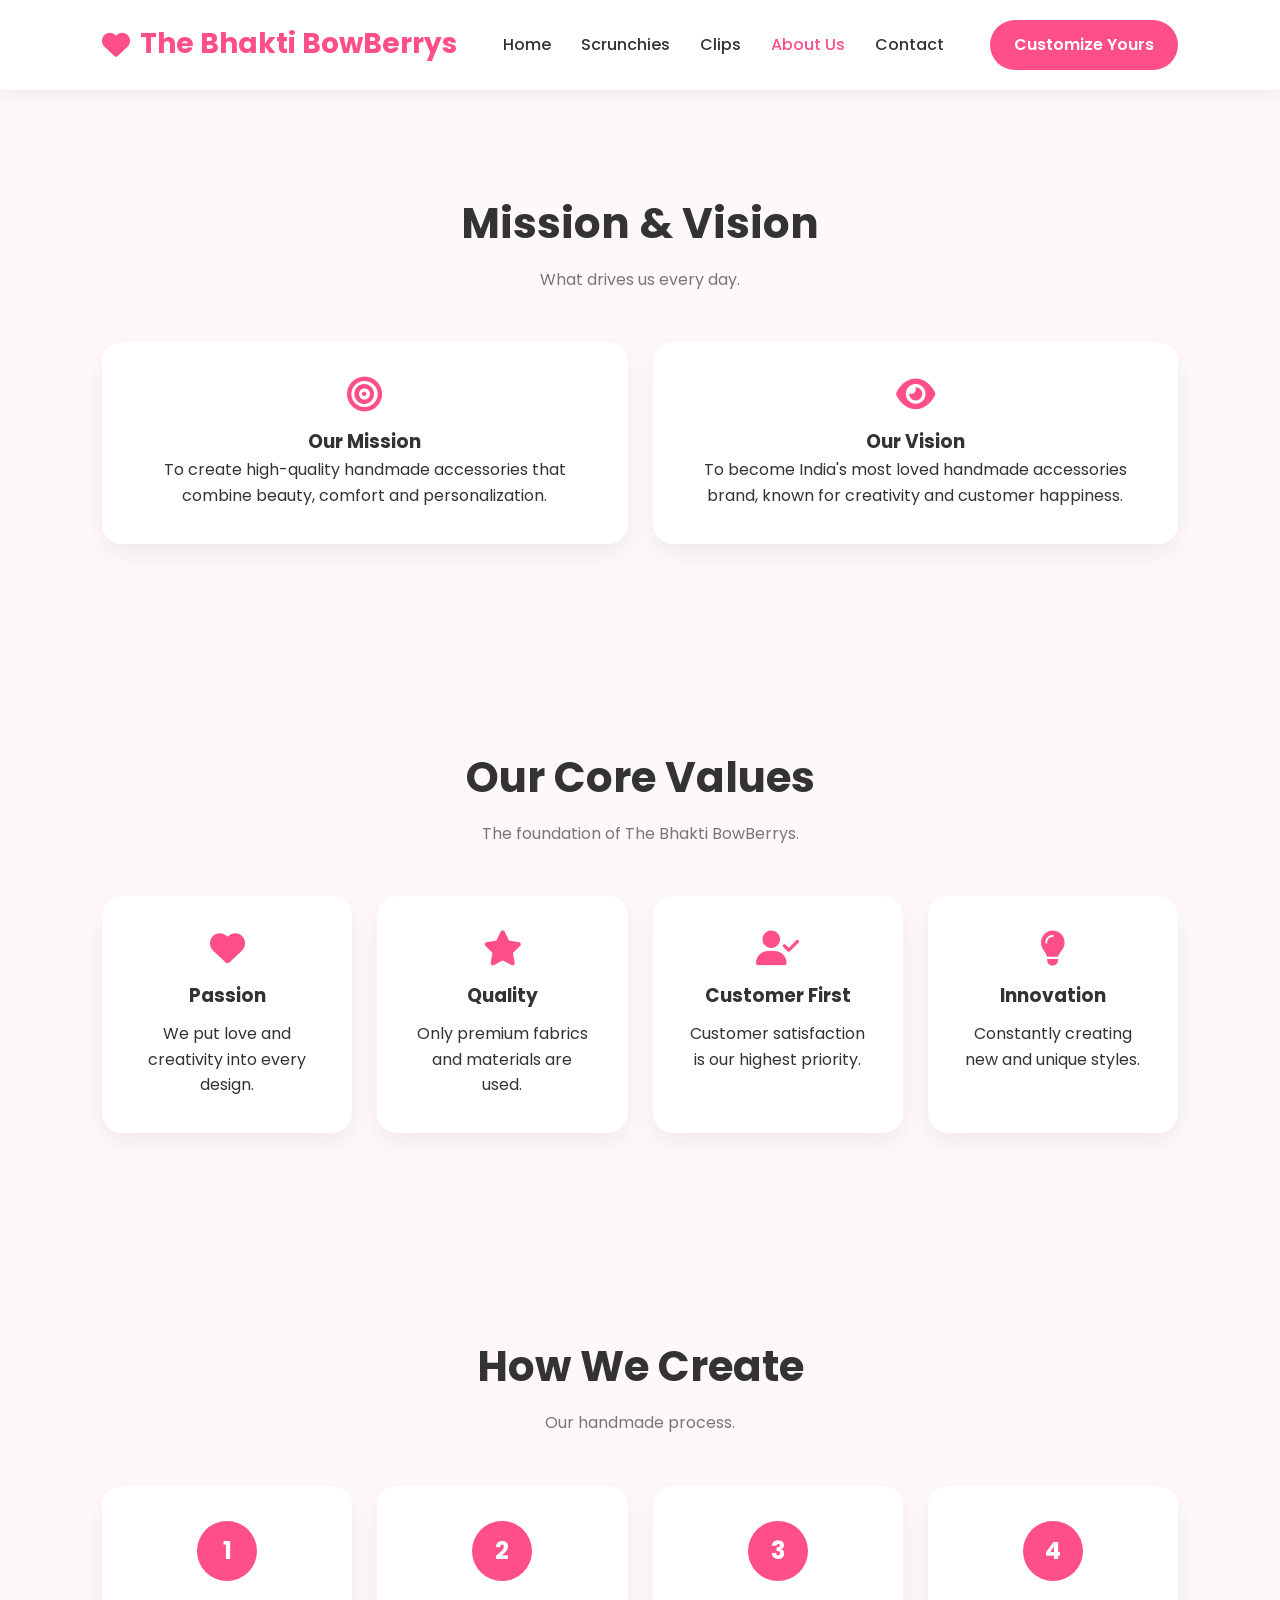
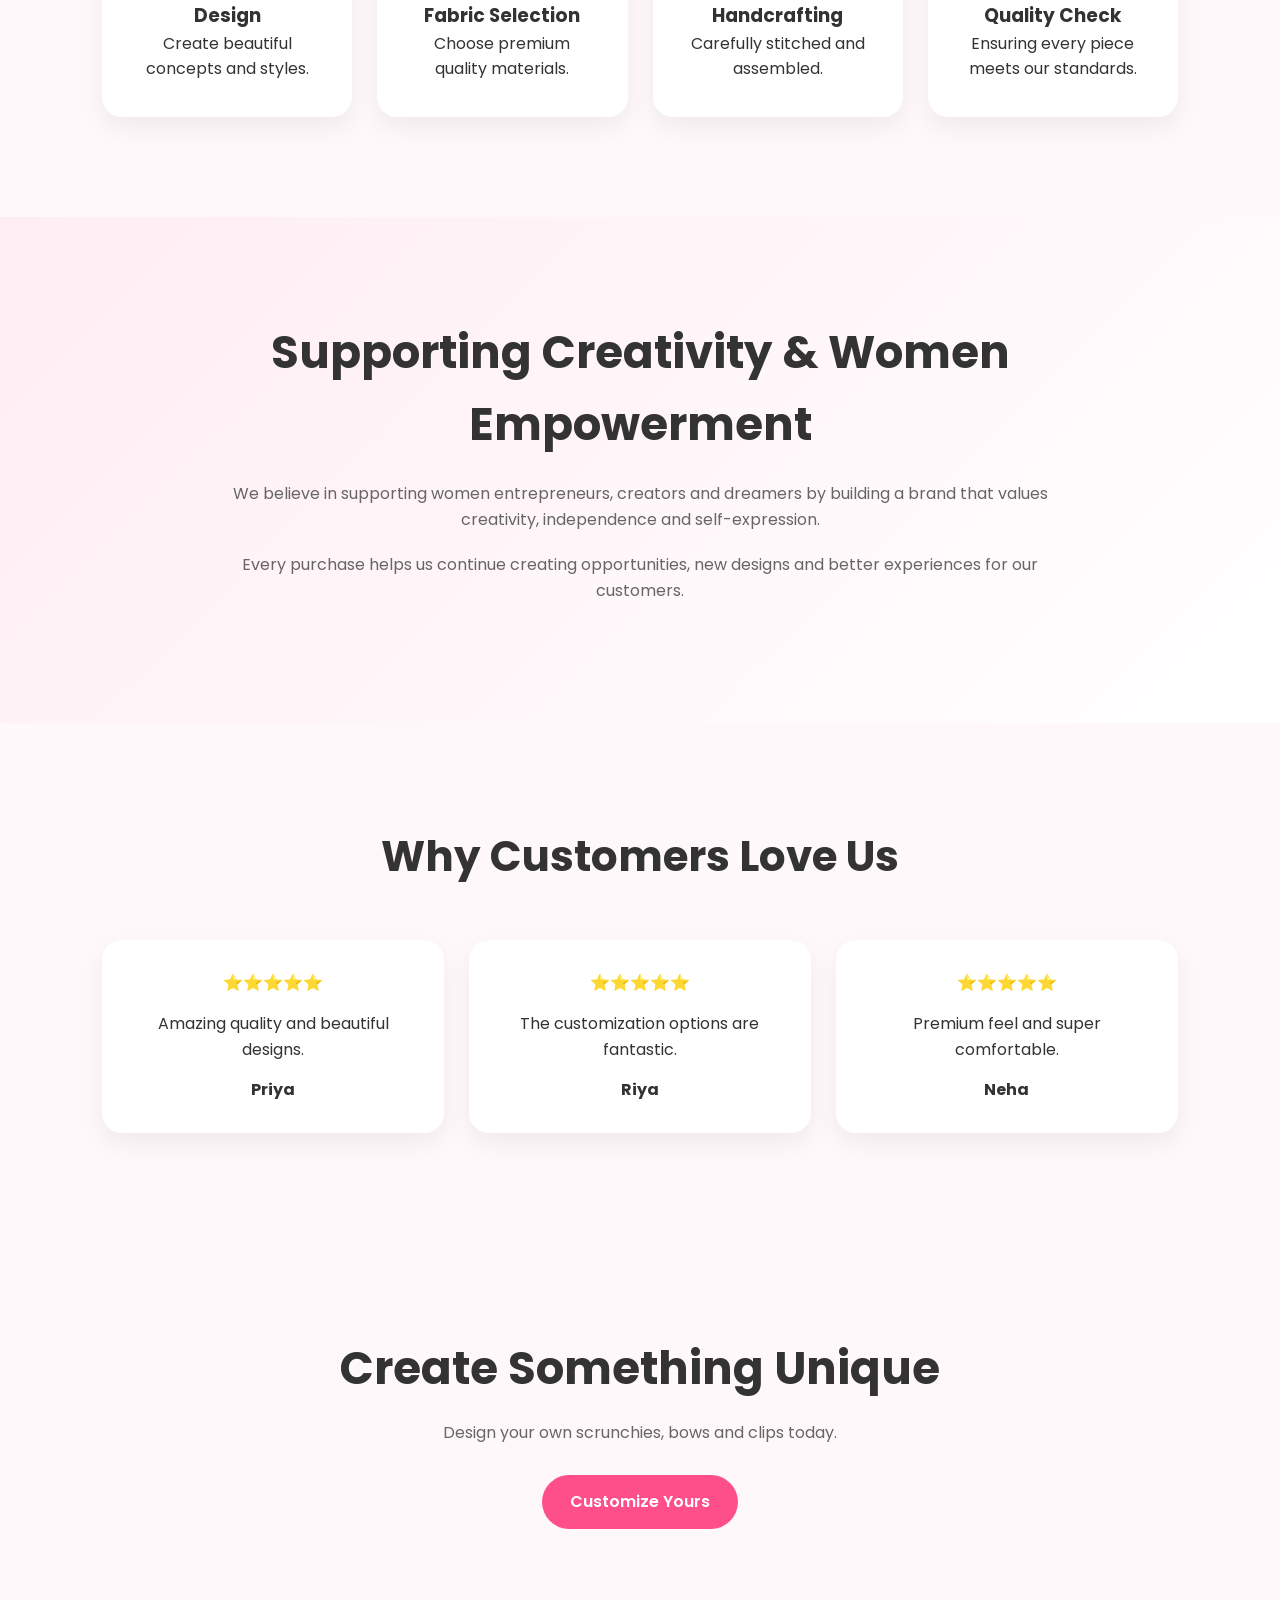
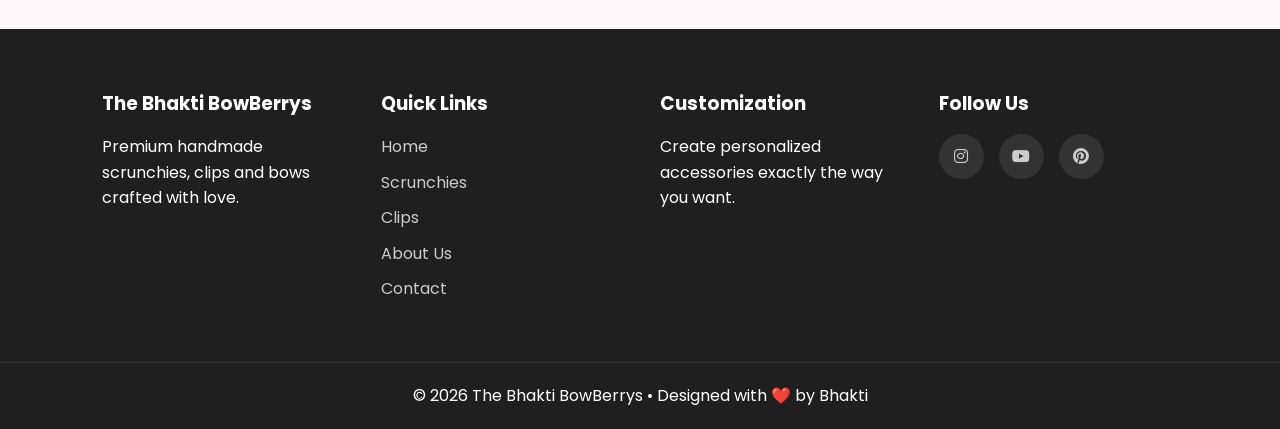
<file: aboutUs.html>
<!DOCTYPE html>
<html lang="en">
<head>
<meta charset="UTF-8">
<meta name="viewport" content="width=device-width, initial-scale=1.0">

<title>Our About Us | The Bhakti BowBerrys</title>

<link rel="stylesheet" href="style.css">

<link rel="preconnect" href="https://fonts.googleapis.com">
<link href="https://fonts.googleapis.com/css2?family=Poppins:wght@300;400;500;600;700;800&display=swap" rel="stylesheet">

<link rel="stylesheet"
href="https://cdnjs.cloudflare.com/ajax/libs/font-awesome/6.5.1/css/all.min.css">
</head>

<body>

<!-- ================= NAVBAR ================= -->

<header>
<nav class="navbar">

<div class="logo">
<i class="fa-solid fa-heart"></i>
The Bhakti BowBerrys
</div>

<ul class="nav-links">
<li><a href="index.html">Home</a></li>
<li><a href="crunchies.html">Scrunchies</a></li>
<li><a href="clips.html">Clips</a></li>
<li><a href="About Us.html" class="active">About Us</a></li>
<li><a href="contact.html">Contact</a></li>
</ul>

<a href="contact.html" class="custom-btn">
Customize Yours
</a>

</nav>
</header>

<!-- ================= HERO ================= -->

<!-- <section class="page-hero">

<span class="badge">
✨ Our Story
</span>

<h1>More Than Accessories</h1>

<p>
At The Bhakti BowBerrys, we believe every accessory should celebrate
confidence, creativity and individuality.
</p>

</section> -->

<!-- ================= BRAND STORY ================= -->

<!-- <section class="About Us-section">

<div class="About Us-content">

<div class="About Us-text">

<h2>Our Story</h2>

<p>
The Bhakti BowBerrys began with a simple idea —
creating beautiful handmade accessories that allow every girl
to express her personality through fashion.
</p>

<p>
What started as a passion for creating unique scrunchies,
bows and clips has grown into a brand focused on quality,
creativity and customization.
</p>

<p>
Every product is designed with care, ensuring comfort,
style and durability.
</p>

</div>

<div class="About Us-image">

<img src=""
alt="Our Story">

</div>

</div>

</section> -->

<!-- ================= FOUNDER ================= -->

<!-- <section class="founder-section">

<div class="section-title">
<h2>Meet The Founder</h2>
</div>

<div class="founder-card">

<div class="founder-img">

<img src=""
alt="Founder">

</div>

<div class="founder-info">

<h3>Hi, I'm Bhakti ❤️</h3>

<p>
I started The Bhakti BowBerrys with a dream of creating premium,
affordable and customizable hair accessories that make
people feel confident and beautiful.
</p>

<p>
Every order is special because every customer has a unique
story, and our mission is to help express that story through
beautiful handmade designs.
</p>

</div>

</div>

</section> -->

<!-- ================= MISSION & VISION ================= -->

<section class="mission-section">

<div class="section-title">
<h2>Mission & Vision</h2>
<p>What drives us every day.</p>
</div>

<div class="mission-grid">

<div class="mission-card">

<i class="fa-solid fa-bullseye"></i>

<h3>Our Mission</h3>

<p>
To create high-quality handmade accessories that combine
beauty, comfort and personalization.
</p>

</div>

<div class="mission-card">

<i class="fa-solid fa-eye"></i>

<h3>Our Vision</h3>

<p>
To become India's most loved handmade accessories brand,
known for creativity and customer happiness.
</p>

</div>

</div>

</section>

<!-- ================= VALUES ================= -->

<section class="why-us">

<div class="section-title">
<h2>Our Core Values</h2>
<p>The foundation of The Bhakti BowBerrys.</p>
</div>

<div class="features-grid">

<div class="feature-card">
<i class="fa-solid fa-heart"></i>
<h3>Passion</h3>
<p>
We put love and creativity into every design.
</p>
</div>

<div class="feature-card">
<i class="fa-solid fa-star"></i>
<h3>Quality</h3>
<p>
Only premium fabrics and materials are used.
</p>
</div>

<div class="feature-card">
<i class="fa-solid fa-user-check"></i>
<h3>Customer First</h3>
<p>
Customer satisfaction is our highest priority.
</p>
</div>

<div class="feature-card">
<i class="fa-solid fa-lightbulb"></i>
<h3>Innovation</h3>
<p>
Constantly creating new and unique styles.
</p>
</div>

</div>

</section>

<!-- ================= HANDMADE PROCESS ================= -->

<section class="process-section">

<div class="section-title">
<h2>How We Create</h2>
<p>Our handmade process.</p>
</div>

<div class="process-grid">

<div class="process-card">
<span>1</span>
<h3>Design</h3>
<p>Create beautiful concepts and styles.</p>
</div>

<div class="process-card">
<span>2</span>
<h3>Fabric Selection</h3>
<p>Choose premium quality materials.</p>
</div>

<div class="process-card">
<span>3</span>
<h3>Handcrafting</h3>
<p>Carefully stitched and assembled.</p>
</div>

<div class="process-card">
<span>4</span>
<h3>Quality Check</h3>
<p>Ensuring every piece meets our standards.</p>
</div>

</div>

</section>

<!-- ================= WOMEN EMPOWERMENT ================= -->

<section class="customization">

<div class="custom-content">

<h2>Supporting Creativity & Women Empowerment</h2>

<p>
We believe in supporting women entrepreneurs,
creators and dreamers by building a brand that values
creativity, independence and self-expression.
</p>

<p>
Every purchase helps us continue creating opportunities,
new designs and better experiences for our customers.
</p>

</div>

</section>

<!-- ================= WHY CUSTOMERS LOVE US ================= -->

<section class="testimonials">

<div class="section-title">
<h2>Why Customers Love Us</h2>
</div>

<div class="testimonial-grid">

<div class="testimonial-card">

⭐⭐⭐⭐⭐

<p>
Amazing quality and beautiful designs.
</p>

<h4>Priya</h4>

</div>

<div class="testimonial-card">

⭐⭐⭐⭐⭐

<p>
The customization options are fantastic.
</p>

<h4>Riya</h4>

</div>

<div class="testimonial-card">

⭐⭐⭐⭐⭐

<p>
Premium feel and super comfortable.
</p>

<h4>Neha</h4>

</div>

</div>

</section>

<!-- ================= CTA ================= -->

<section class="newsletter">

<h2>Create Something Unique</h2>

<p>
Design your own scrunchies, bows and clips today.
</p>

<a href="contact.html" class="btn-primary">
Customize Yours
</a>

</section>

<!-- ================= FOOTER ================= -->

<footer>

<div class="footer-container">

<div class="footer-box">

<h3>The Bhakti BowBerrys</h3>

<p>
Premium handmade scrunchies, clips and bows crafted with love.
</p>

</div>

<div class="footer-box">

<h3>Quick Links</h3>

<a href="index.html">Home</a>
<a href="crunchies.html">Scrunchies</a>
<a href="clips.html">Clips</a>
<a href="About Us.html">About Us</a>
<a href="contact.html">Contact</a>

</div>

<div class="footer-box">

<h3>Customization</h3>

<p>
Create personalized accessories exactly the way you want.
</p>

</div>

<div class="footer-box">

<h3>Follow Us</h3>

<div class="social-icons">

<a href="https://www.instagram.com/bhaktiii10/⁠"><i class="fab fa-instagram"></i></a>
<a href="https://www.youtube.com/@the-bhaktiiiii"><i class="fab fa-youtube"></i></a>
<a href="#"><i class="fab fa-pinterest"></i></a>

</div>

</div>

</div>

<div class="footer-bottom">
© 2026 The Bhakti BowBerrys • Designed with ❤️ by Bhakti
</div>

</footer>

<script src="script.js"></script>

</body>
</html>
</file>
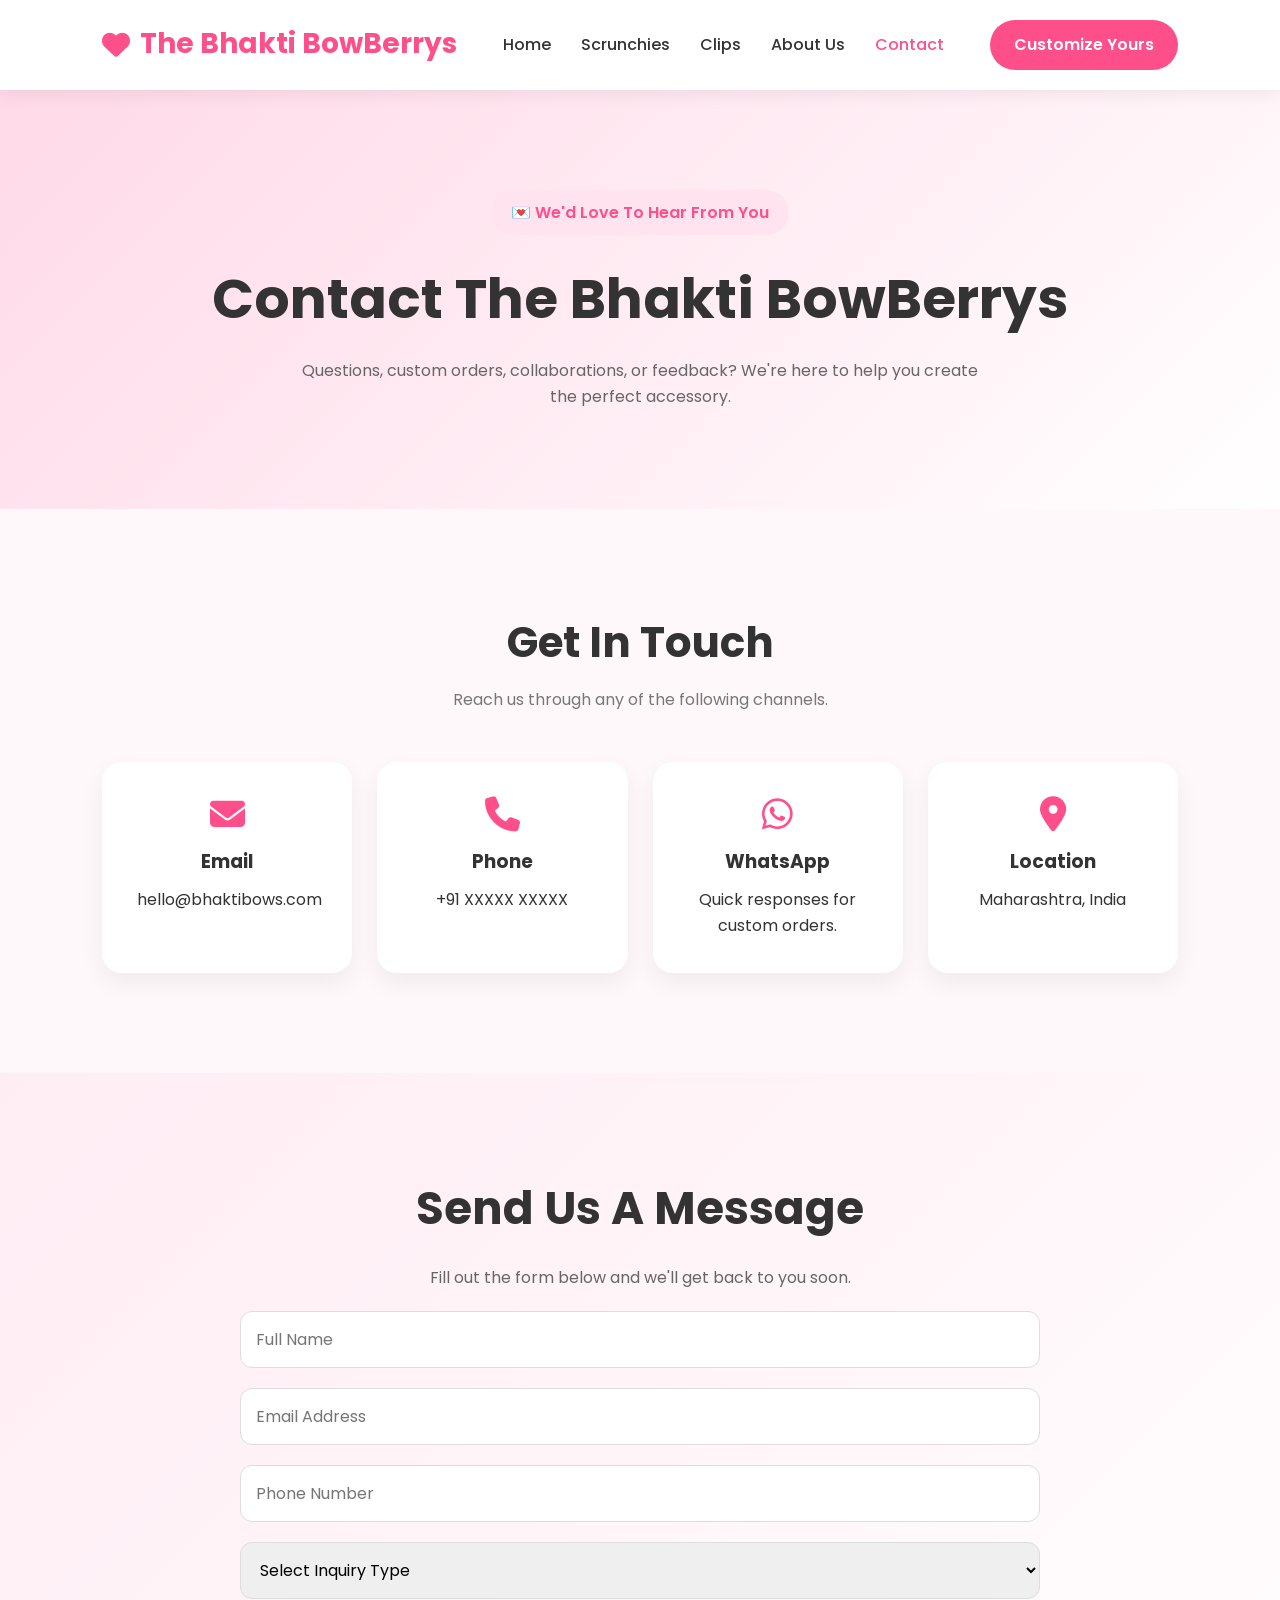
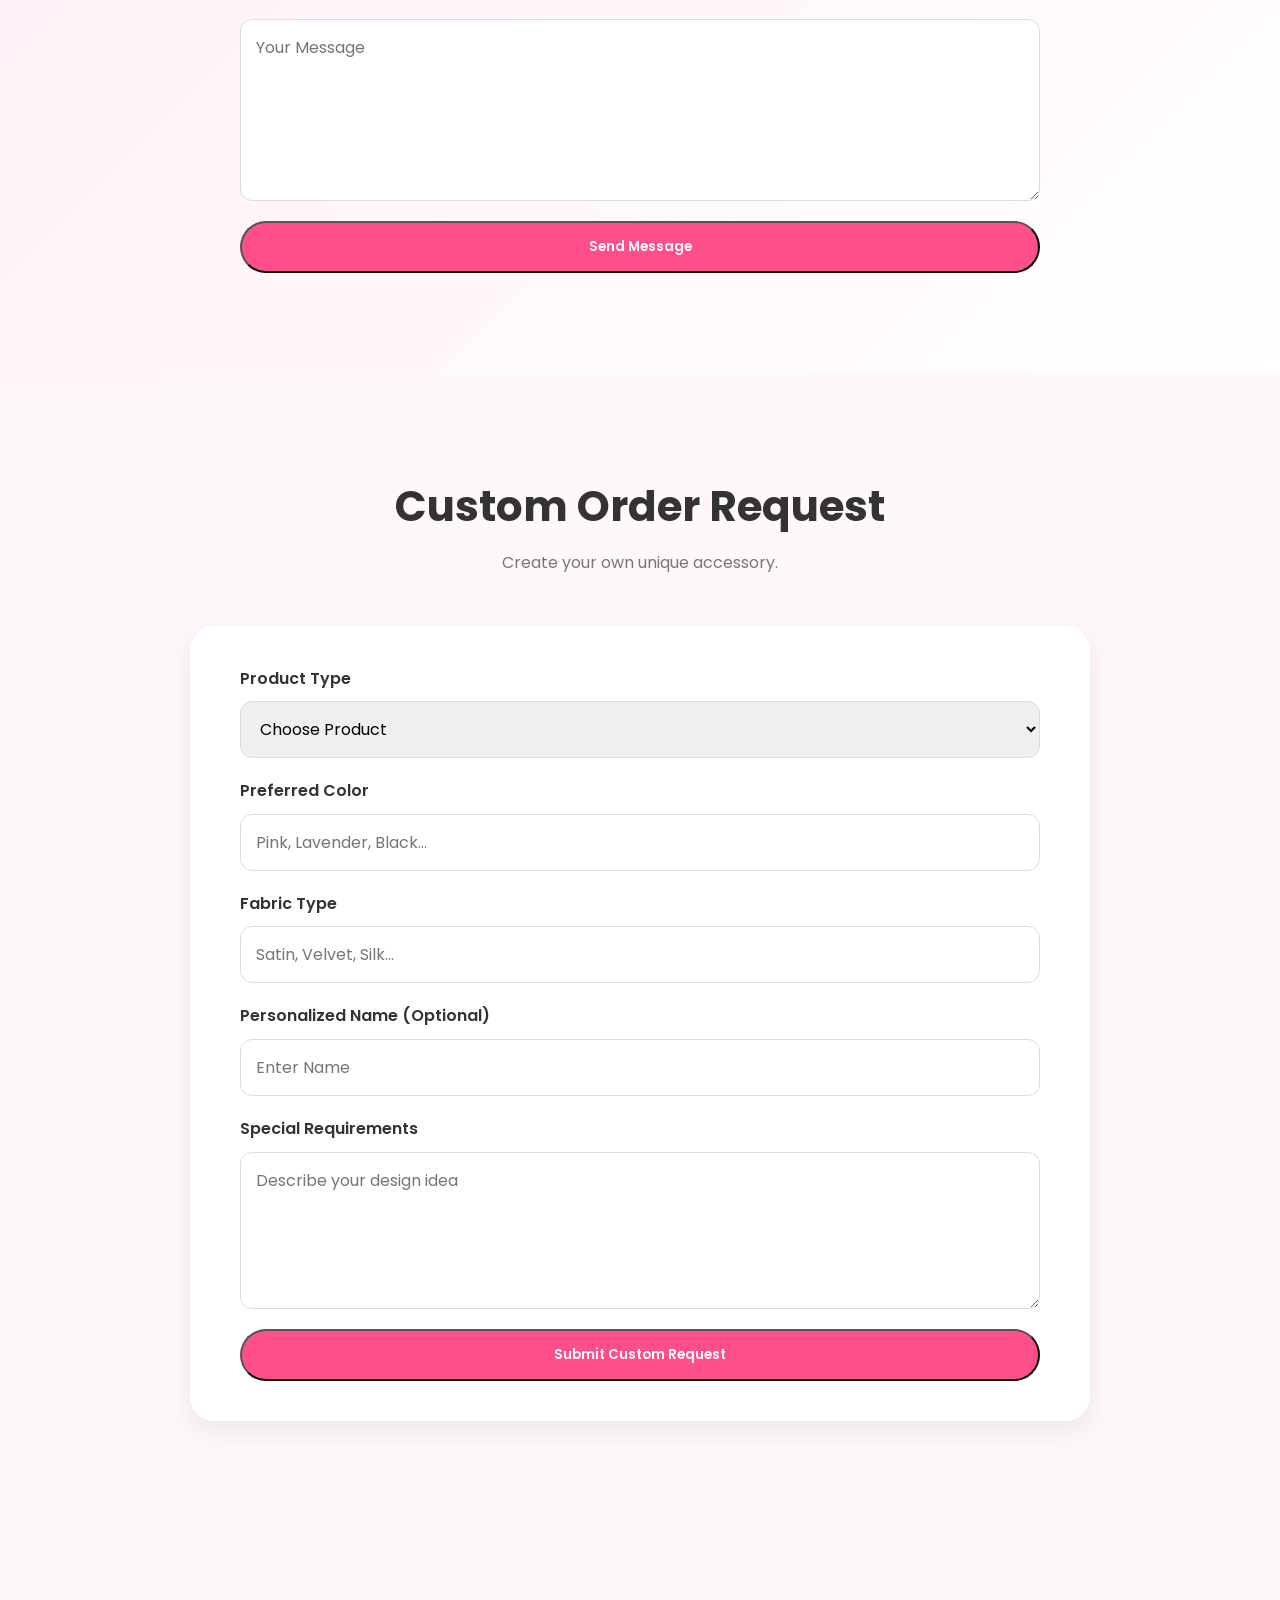
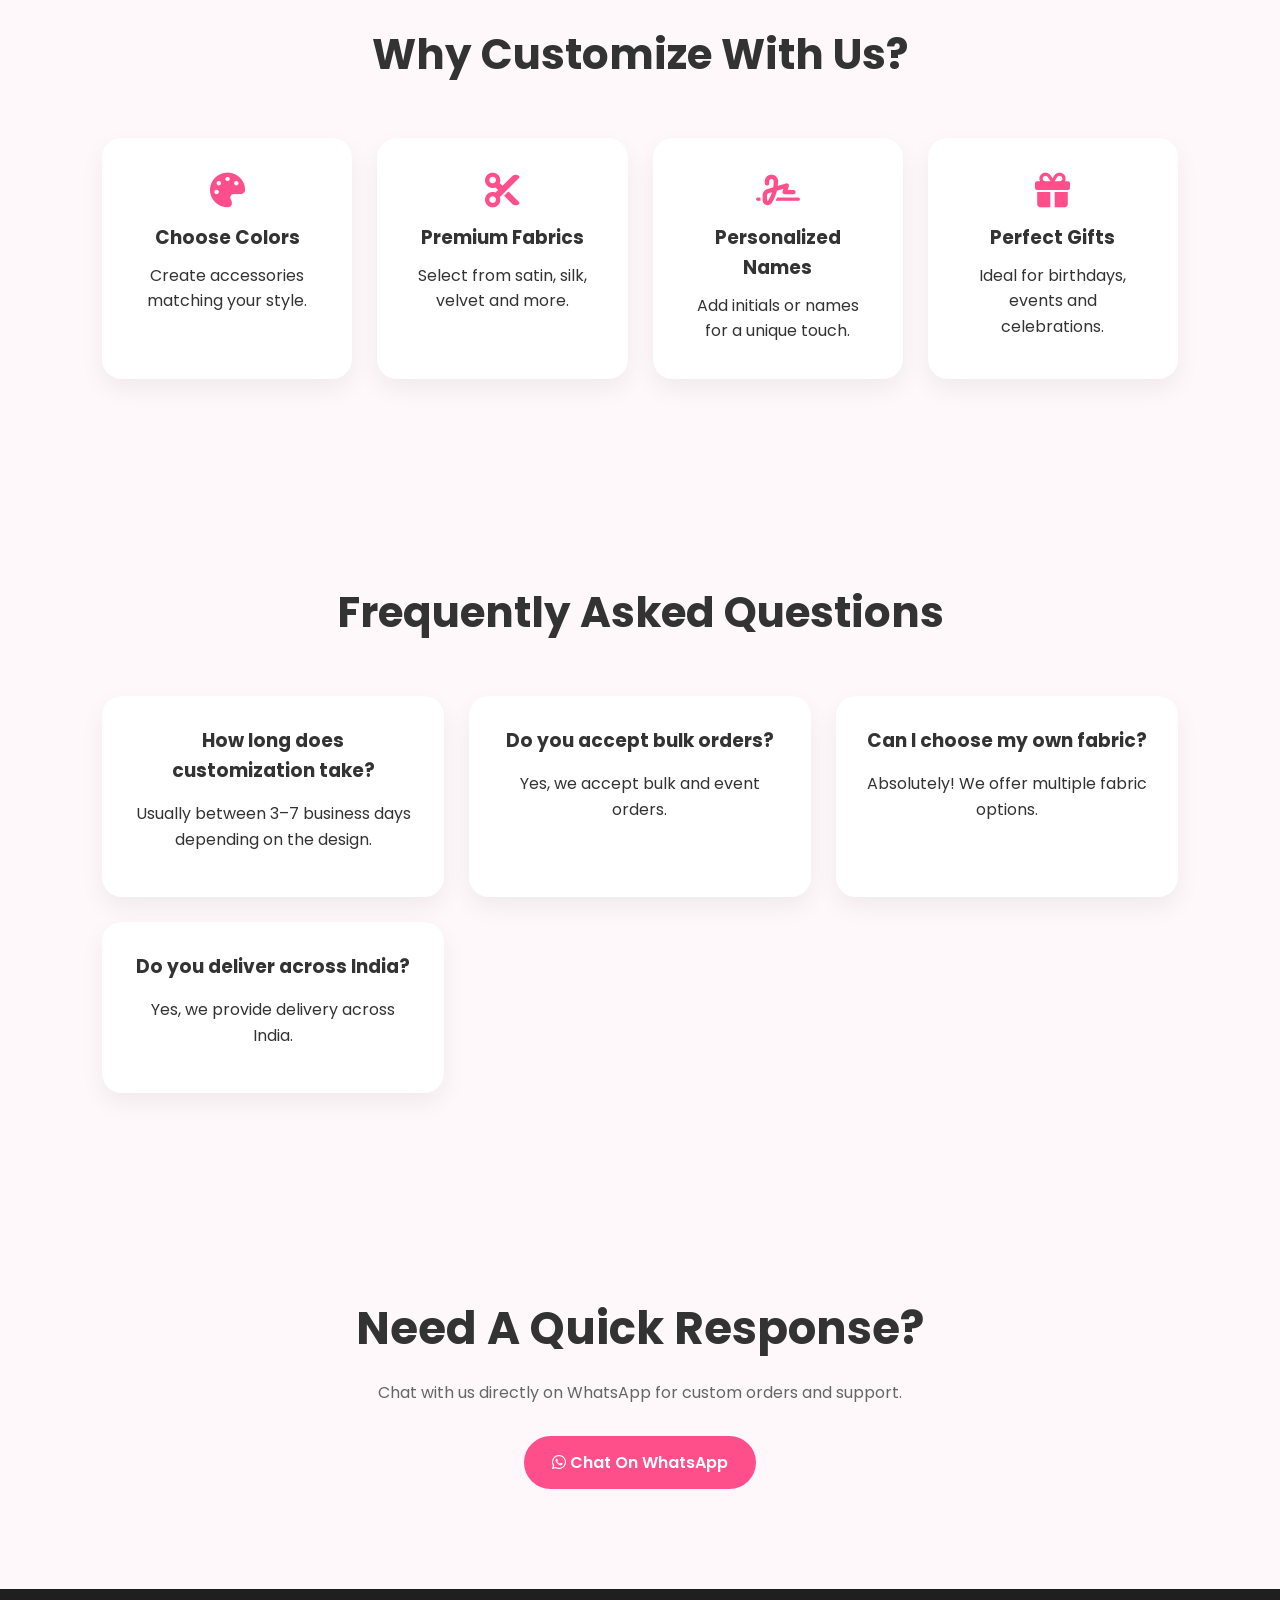
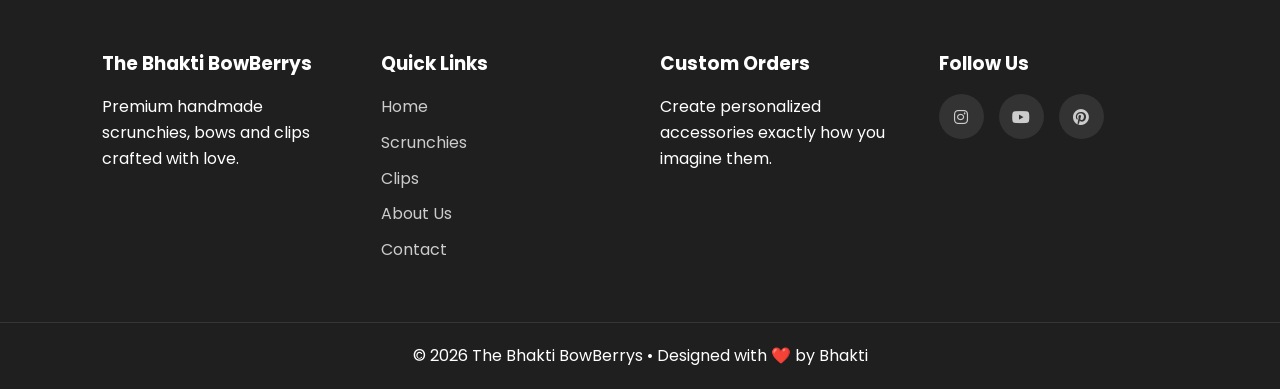
<file: contact.html>
<!DOCTYPE html>
<html lang="en">
<head>
<meta charset="UTF-8">
<meta name="viewport" content="width=device-width, initial-scale=1.0">

<title>Contact Us | The Bhakti BowBerrys</title>

<link rel="stylesheet" href="style.css">

<link rel="preconnect" href="https://fonts.googleapis.com">
<link href="https://fonts.googleapis.com/css2?family=Poppins:wght@300;400;500;600;700;800&display=swap" rel="stylesheet">

<link rel="stylesheet"
href="https://cdnjs.cloudflare.com/ajax/libs/font-awesome/6.5.1/css/all.min.css">
</head>

<body>

<!-- ================= NAVBAR ================= -->

<header>
<nav class="navbar">

<div class="logo">
<i class="fa-solid fa-heart"></i>
The Bhakti BowBerrys
</div>

<ul class="nav-links">
<li><a href="index.html">Home</a></li>
<li><a href="crunchies.html">Scrunchies</a></li>
<li><a href="clips.html">Clips</a></li>
<li><a href="About Us.html">About Us</a></li>
<li><a href="contact.html" class="active">Contact</a></li>
</ul>

<a href="#custom-order" class="custom-btn">
Customize Yours
</a>

</nav>
</header>

<!-- ================= HERO ================= -->

<section class="page-hero">

<span class="badge">
💌 We'd Love To Hear From You
</span>

<h1>Contact The Bhakti BowBerrys</h1>

<p>
Questions, custom orders, collaborations, or feedback?
We're here to help you create the perfect accessory.
</p>

</section>

<!-- ================= CONTACT INFO ================= -->

<section class="why-us">

<div class="section-title">
<h2>Get In Touch</h2>
<p>Reach us through any of the following channels.</p>
</div>

<div class="features-grid">

<div class="feature-card">
<i class="fa-solid fa-envelope"></i>
<h3>Email</h3>
<p>hello@bhaktibows.com</p>
</div>

<div class="feature-card">
<i class="fa-solid fa-phone"></i>
<h3>Phone</h3>
<p>+91 XXXXX XXXXX</p>
</div>

<div class="feature-card">
<i class="fa-brands fa-whatsapp"></i>
<h3>WhatsApp</h3>
<p>Quick responses for custom orders.</p>
</div>

<div class="feature-card">
<i class="fa-solid fa-location-dot"></i>
<h3>Location</h3>
<p>Maharashtra, India</p>
</div>

</div>

</section>

<!-- ================= CONTACT FORM ================= -->

<section class="customization">

<div class="custom-content">

<h2>Send Us A Message</h2>

<p>
Fill out the form below and we'll get back to you soon.
</p>

<form class="contact-form">

<input
type="text"
placeholder="Full Name"
required>

<input
type="email"
placeholder="Email Address"
required>

<input
type="tel"
placeholder="Phone Number"
required>

<select required>
<option value="">Select Inquiry Type</option>
<option>General Inquiry</option>
<option>Custom Order</option>
<option>Bulk Order</option>
<option>Collaboration</option>
</select>

<textarea
rows="6"
placeholder="Your Message"
required></textarea>

<button type="submit" class="btn-primary">
Send Message
</button>

</form>

</div>

</section>

<!-- ================= CUSTOM ORDER ================= -->

<section class="products" id="custom-order">

<div class="section-title">
<h2>Custom Order Request</h2>
<p>Create your own unique accessory.</p>
</div>

<div class="custom-order-box">

<form class="custom-order-form">

<div class="form-group">
<label>Product Type</label>

<select required>
<option>Choose Product</option>
<option>Scrunchie</option>
<option>Hair Clip</option>
<option>Hair Bow</option>
<option>Gift Set</option>
</select>
</div>

<div class="form-group">
<label>Preferred Color</label>
<input type="text" placeholder="Pink, Lavender, Black..." required>
</div>

<div class="form-group">
<label>Fabric Type</label>
<input type="text" placeholder="Satin, Velvet, Silk..." required>
</div>

<div class="form-group">
<label>Personalized Name (Optional)</label>
<input type="text" placeholder="Enter Name">
</div>

<div class="form-group">
<label>Special Requirements</label>
<textarea rows="5" placeholder="Describe your design idea"></textarea>
</div>

<button type="submit" class="btn-primary">
Submit Custom Request
</button>

</form>

</div>

</section>

<!-- ================= WHY CUSTOMIZE ================= -->

<section class="why-us">

<div class="section-title">
<h2>Why Customize With Us?</h2>
</div>

<div class="features-grid">

<div class="feature-card">
<i class="fa-solid fa-palette"></i>
<h3>Choose Colors</h3>
<p>Create accessories matching your style.</p>
</div>

<div class="feature-card">
<i class="fa-solid fa-scissors"></i>
<h3>Premium Fabrics</h3>
<p>Select from satin, silk, velvet and more.</p>
</div>

<div class="feature-card">
<i class="fa-solid fa-signature"></i>
<h3>Personalized Names</h3>
<p>Add initials or names for a unique touch.</p>
</div>

<div class="feature-card">
<i class="fa-solid fa-gift"></i>
<h3>Perfect Gifts</h3>
<p>Ideal for birthdays, events and celebrations.</p>
</div>

</div>

</section>

<!-- ================= FAQ ================= -->

<section class="testimonials">

<div class="section-title">
<h2>Frequently Asked Questions</h2>
</div>

<div class="testimonial-grid">

<div class="testimonial-card">
<h3>How long does customization take?</h3>
<p>
Usually between 3–7 business days depending on the design.
</p>
</div>

<div class="testimonial-card">
<h3>Do you accept bulk orders?</h3>
<p>
Yes, we accept bulk and event orders.
</p>
</div>

<div class="testimonial-card">
<h3>Can I choose my own fabric?</h3>
<p>
Absolutely! We offer multiple fabric options.
</p>
</div>

<div class="testimonial-card">
<h3>Do you deliver across India?</h3>
<p>
Yes, we provide delivery across India.
</p>
</div>

</div>

</section>

<!-- ================= WHATSAPP CTA ================= -->

<section class="newsletter">

<h2>Need A Quick Response?</h2>

<p>
Chat with us directly on WhatsApp for custom orders and support.
</p>

<a href="https://wa.me/919999999999" class="btn-primary">
<i class="fa-brands fa-whatsapp"></i>
Chat On WhatsApp
</a>

</section>

<!-- ================= FOOTER ================= -->

<footer>

<div class="footer-container">

<div class="footer-box">

<h3>The Bhakti BowBerrys</h3>

<p>
Premium handmade scrunchies, bows and clips crafted with love.
</p>

</div>

<div class="footer-box">

<h3>Quick Links</h3>

<a href="index.html">Home</a>
<a href="crunchies.html">Scrunchies</a>
<a href="clips.html">Clips</a>
<a href="About Us.html">About Us</a>
<a href="contact.html">Contact</a>

</div>

<div class="footer-box">

<h3>Custom Orders</h3>

<p>
Create personalized accessories exactly how you imagine them.
</p>

</div>

<div class="footer-box">

<h3>Follow Us</h3>

<div class="social-icons">

<a href="https://www.instagram.com/bhaktiii10/"><i class="fab fa-instagram"></i></a>
<a href="https://www.youtube.com/@the-bhaktiiiii"><i class="fab fa-youtube"></i></a>
<a href="#"><i class="fab fa-pinterest"></i></a>

</div>

</div>

</div>

<div class="footer-bottom">
© 2026 The Bhakti BowBerrys • Designed with ❤️ by Bhakti
</div>

</footer>

<script src="script.js"></script>

</body>
</html>
</file>
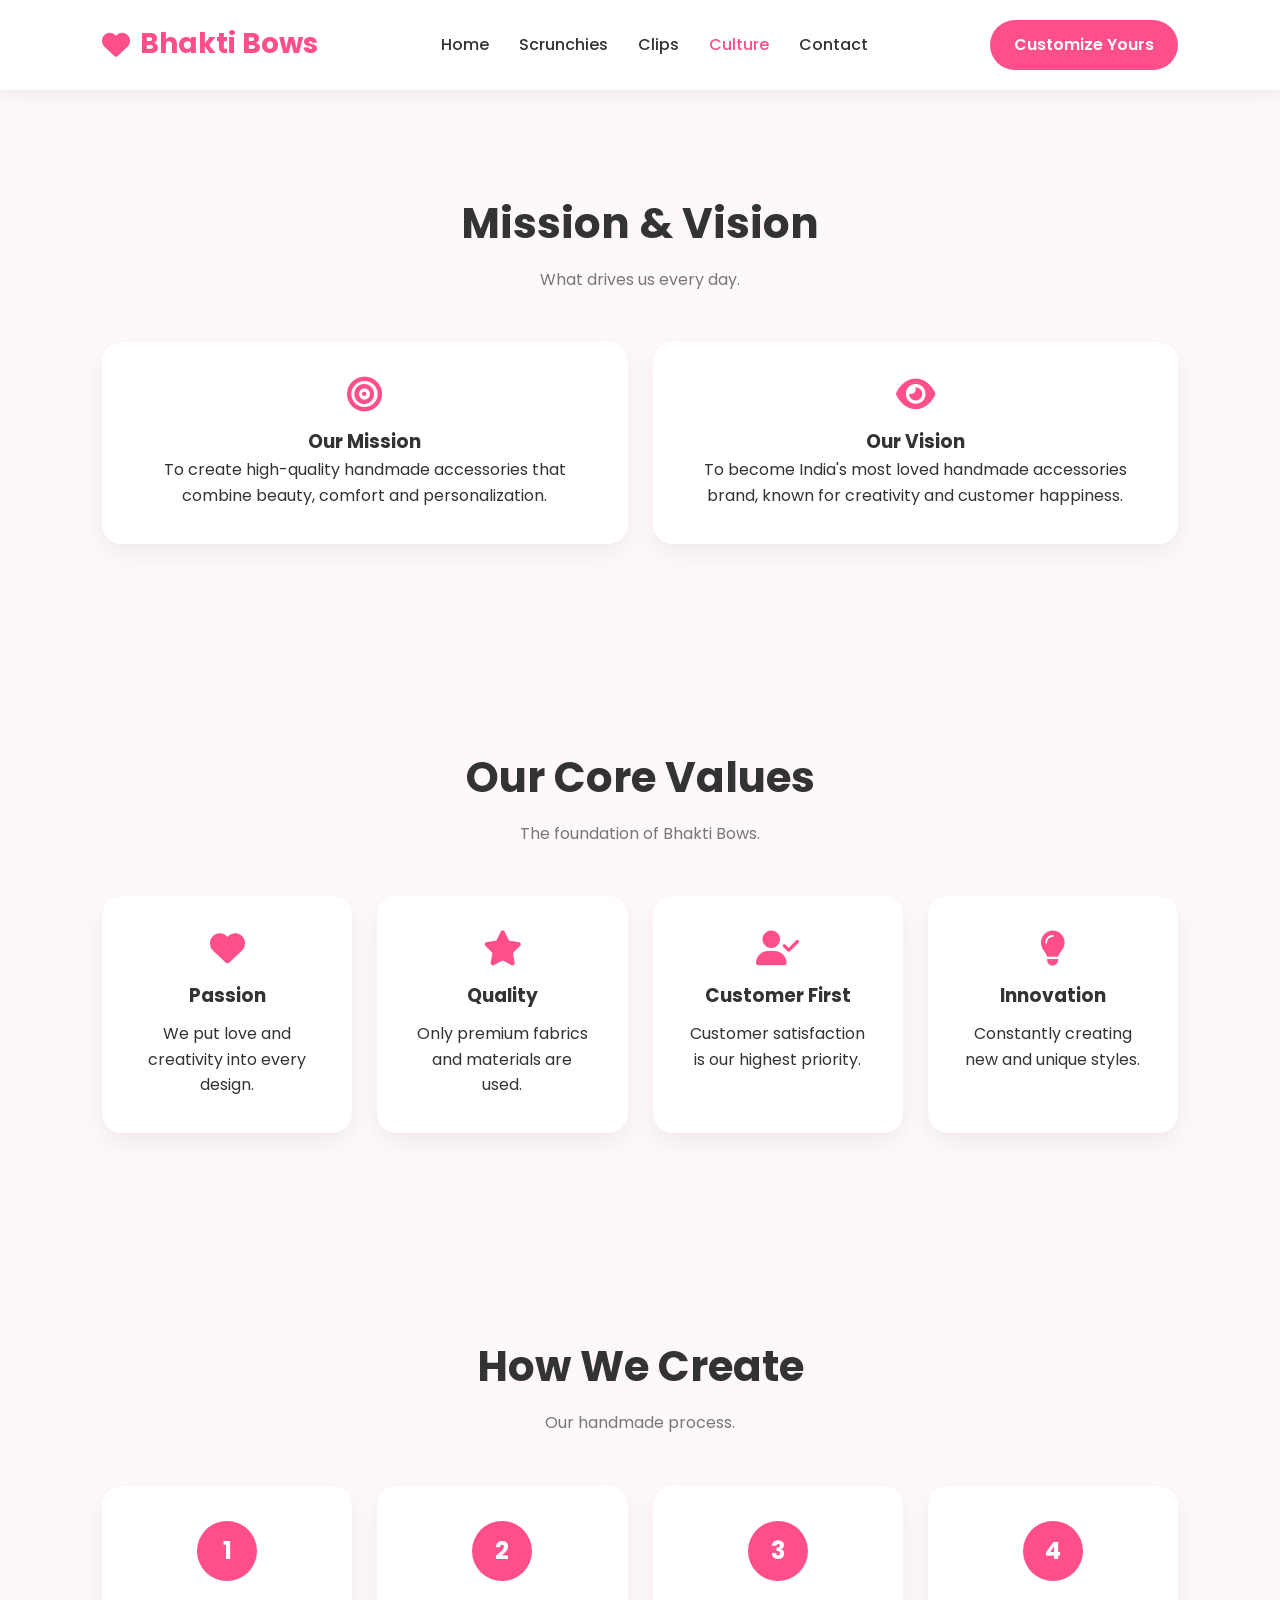
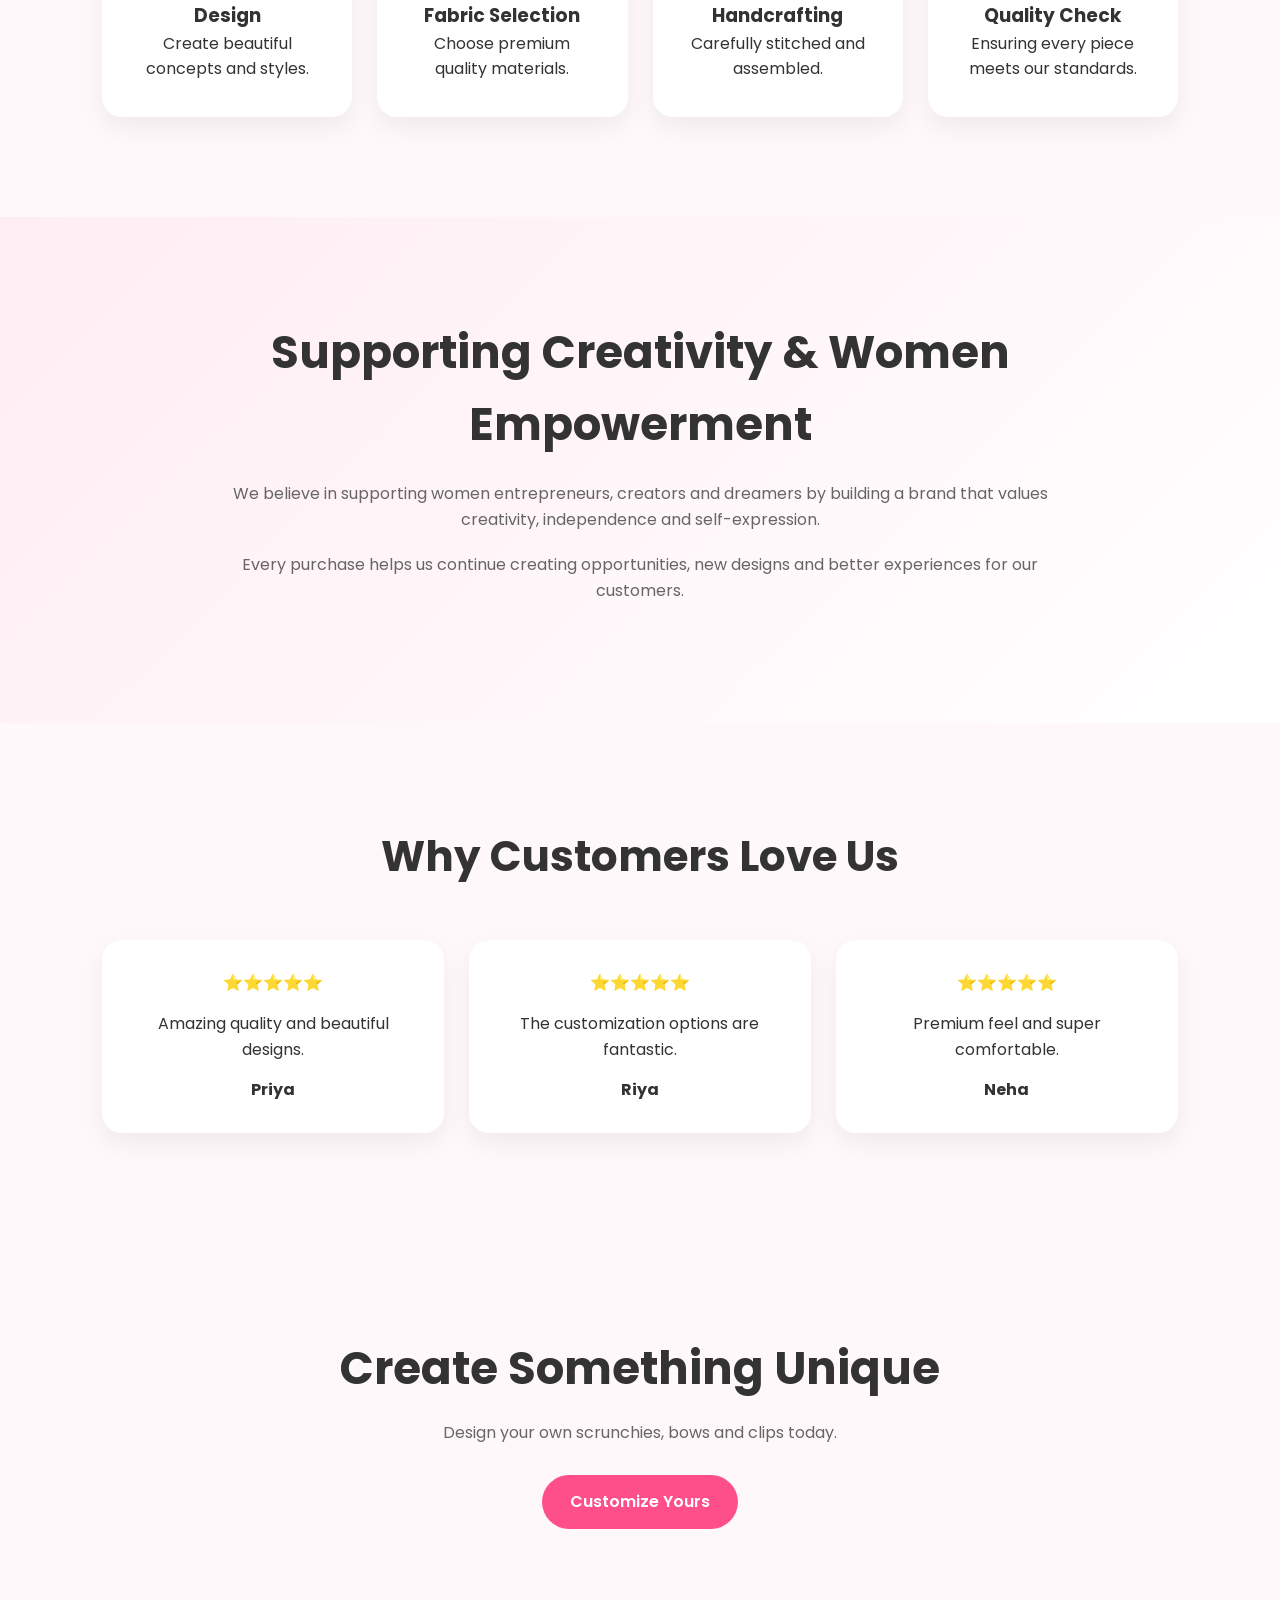
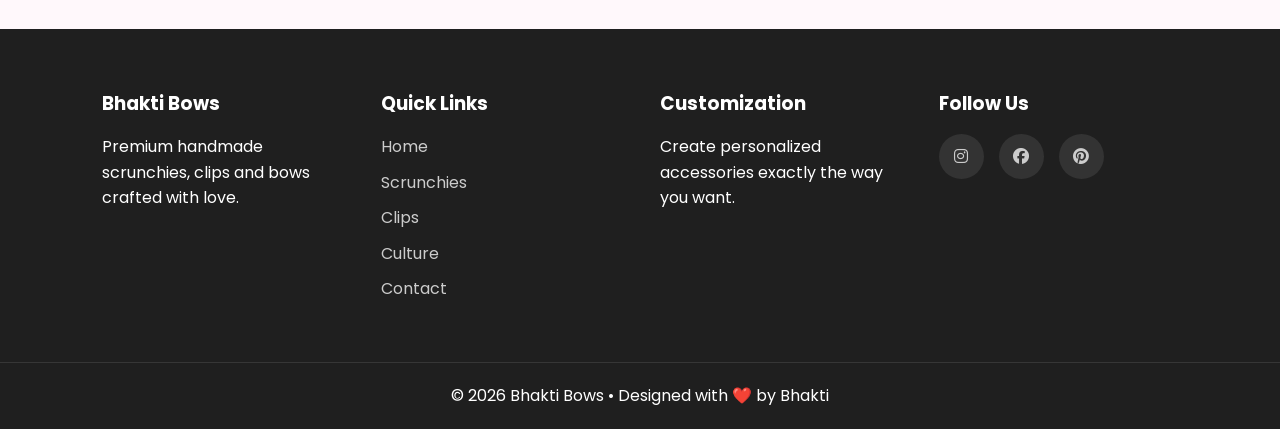
<file: culture.html>
<!DOCTYPE html>
<html lang="en">
<head>
<meta charset="UTF-8">
<meta name="viewport" content="width=device-width, initial-scale=1.0">

<title>Our Culture | Bhakti Bows</title>

<link rel="stylesheet" href="style.css">

<link rel="preconnect" href="https://fonts.googleapis.com">
<link href="https://fonts.googleapis.com/css2?family=Poppins:wght@300;400;500;600;700;800&display=swap" rel="stylesheet">

<link rel="stylesheet"
href="https://cdnjs.cloudflare.com/ajax/libs/font-awesome/6.5.1/css/all.min.css">
</head>

<body>

<!-- ================= NAVBAR ================= -->

<header>
<nav class="navbar">

<div class="logo">
<i class="fa-solid fa-heart"></i>
Bhakti Bows
</div>

<ul class="nav-links">
<li><a href="index.html">Home</a></li>
<li><a href="crunchies.html">Scrunchies</a></li>
<li><a href="clips.html">Clips</a></li>
<li><a href="culture.html" class="active">Culture</a></li>
<li><a href="contact.html">Contact</a></li>
</ul>

<a href="contact.html" class="custom-btn">
Customize Yours
</a>

</nav>
</header>

<!-- ================= HERO ================= -->

<!-- <section class="page-hero">

<span class="badge">
✨ Our Story
</span>

<h1>More Than Accessories</h1>

<p>
At Bhakti Bows, we believe every accessory should celebrate
confidence, creativity and individuality.
</p>

</section> -->

<!-- ================= BRAND STORY ================= -->

<!-- <section class="culture-section">

<div class="culture-content">

<div class="culture-text">

<h2>Our Story</h2>

<p>
Bhakti Bows began with a simple idea —
creating beautiful handmade accessories that allow every girl
to express her personality through fashion.
</p>

<p>
What started as a passion for creating unique scrunchies,
bows and clips has grown into a brand focused on quality,
creativity and customization.
</p>

<p>
Every product is designed with care, ensuring comfort,
style and durability.
</p>

</div>

<div class="culture-image">

<img src=""
alt="Our Story">

</div>

</div>

</section> -->

<!-- ================= FOUNDER ================= -->

<!-- <section class="founder-section">

<div class="section-title">
<h2>Meet The Founder</h2>
</div>

<div class="founder-card">

<div class="founder-img">

<img src=""
alt="Founder">

</div>

<div class="founder-info">

<h3>Hi, I'm Bhakti ❤️</h3>

<p>
I started Bhakti Bows with a dream of creating premium,
affordable and customizable hair accessories that make
people feel confident and beautiful.
</p>

<p>
Every order is special because every customer has a unique
story, and our mission is to help express that story through
beautiful handmade designs.
</p>

</div>

</div>

</section> -->

<!-- ================= MISSION & VISION ================= -->

<section class="mission-section">

<div class="section-title">
<h2>Mission & Vision</h2>
<p>What drives us every day.</p>
</div>

<div class="mission-grid">

<div class="mission-card">

<i class="fa-solid fa-bullseye"></i>

<h3>Our Mission</h3>

<p>
To create high-quality handmade accessories that combine
beauty, comfort and personalization.
</p>

</div>

<div class="mission-card">

<i class="fa-solid fa-eye"></i>

<h3>Our Vision</h3>

<p>
To become India's most loved handmade accessories brand,
known for creativity and customer happiness.
</p>

</div>

</div>

</section>

<!-- ================= VALUES ================= -->

<section class="why-us">

<div class="section-title">
<h2>Our Core Values</h2>
<p>The foundation of Bhakti Bows.</p>
</div>

<div class="features-grid">

<div class="feature-card">
<i class="fa-solid fa-heart"></i>
<h3>Passion</h3>
<p>
We put love and creativity into every design.
</p>
</div>

<div class="feature-card">
<i class="fa-solid fa-star"></i>
<h3>Quality</h3>
<p>
Only premium fabrics and materials are used.
</p>
</div>

<div class="feature-card">
<i class="fa-solid fa-user-check"></i>
<h3>Customer First</h3>
<p>
Customer satisfaction is our highest priority.
</p>
</div>

<div class="feature-card">
<i class="fa-solid fa-lightbulb"></i>
<h3>Innovation</h3>
<p>
Constantly creating new and unique styles.
</p>
</div>

</div>

</section>

<!-- ================= HANDMADE PROCESS ================= -->

<section class="process-section">

<div class="section-title">
<h2>How We Create</h2>
<p>Our handmade process.</p>
</div>

<div class="process-grid">

<div class="process-card">
<span>1</span>
<h3>Design</h3>
<p>Create beautiful concepts and styles.</p>
</div>

<div class="process-card">
<span>2</span>
<h3>Fabric Selection</h3>
<p>Choose premium quality materials.</p>
</div>

<div class="process-card">
<span>3</span>
<h3>Handcrafting</h3>
<p>Carefully stitched and assembled.</p>
</div>

<div class="process-card">
<span>4</span>
<h3>Quality Check</h3>
<p>Ensuring every piece meets our standards.</p>
</div>

</div>

</section>

<!-- ================= WOMEN EMPOWERMENT ================= -->

<section class="customization">

<div class="custom-content">

<h2>Supporting Creativity & Women Empowerment</h2>

<p>
We believe in supporting women entrepreneurs,
creators and dreamers by building a brand that values
creativity, independence and self-expression.
</p>

<p>
Every purchase helps us continue creating opportunities,
new designs and better experiences for our customers.
</p>

</div>

</section>

<!-- ================= WHY CUSTOMERS LOVE US ================= -->

<section class="testimonials">

<div class="section-title">
<h2>Why Customers Love Us</h2>
</div>

<div class="testimonial-grid">

<div class="testimonial-card">

⭐⭐⭐⭐⭐

<p>
Amazing quality and beautiful designs.
</p>

<h4>Priya</h4>

</div>

<div class="testimonial-card">

⭐⭐⭐⭐⭐

<p>
The customization options are fantastic.
</p>

<h4>Riya</h4>

</div>

<div class="testimonial-card">

⭐⭐⭐⭐⭐

<p>
Premium feel and super comfortable.
</p>

<h4>Neha</h4>

</div>

</div>

</section>

<!-- ================= CTA ================= -->

<section class="newsletter">

<h2>Create Something Unique</h2>

<p>
Design your own scrunchies, bows and clips today.
</p>

<a href="contact.html" class="btn-primary">
Customize Yours
</a>

</section>

<!-- ================= FOOTER ================= -->

<footer>

<div class="footer-container">

<div class="footer-box">

<h3>Bhakti Bows</h3>

<p>
Premium handmade scrunchies, clips and bows crafted with love.
</p>

</div>

<div class="footer-box">

<h3>Quick Links</h3>

<a href="index.html">Home</a>
<a href="crunchies.html">Scrunchies</a>
<a href="clips.html">Clips</a>
<a href="culture.html">Culture</a>
<a href="contact.html">Contact</a>

</div>

<div class="footer-box">

<h3>Customization</h3>

<p>
Create personalized accessories exactly the way you want.
</p>

</div>

<div class="footer-box">

<h3>Follow Us</h3>

<div class="social-icons">

<a href="#"><i class="fab fa-instagram"></i></a>
<a href="#"><i class="fab fa-facebook"></i></a>
<a href="#"><i class="fab fa-pinterest"></i></a>

</div>

</div>

</div>

<div class="footer-bottom">
© 2026 Bhakti Bows • Designed with ❤️ by Bhakti
</div>

</footer>

<script src="script.js"></script>

</body>
</html>
</file>
<file: style.css>
*{
margin:0;
padding:0;
box-sizing:border-box;
font-family:'Poppins',sans-serif;
}

html{
scroll-behavior:smooth;
}

body{
background:#fff8fb;
color:#333;
line-height:1.6;
}

/* ================= NAVBAR ================= */

.navbar{
display:flex;
justify-content:space-between;
align-items:center;
padding:20px 8%;
background:#fff;
position:sticky;
top:0;
z-index:1000;
box-shadow:0 2px 20px rgba(0,0,0,.08);
}

.logo{
font-size:28px;
font-weight:700;
color:#ff4f8b;
display:flex;
align-items:center;
gap:10px;
}

.nav-links{
display:flex;
list-style:none;
gap:30px;
}

.nav-links a{
text-decoration:none;
color:#333;
font-weight:500;
transition:.3s;
}

.nav-links a:hover,
.nav-links a.active{
color:#ff4f8b;
}

.custom-btn{
background:#ff4f8b;
color:#fff;
padding:12px 24px;
border-radius:50px;
text-decoration:none;
font-weight:600;
transition:.3s;
}

.custom-btn:hover{
transform:translateY(-3px);
background:#ff2c73;
}

/* ================= HERO ================= */

.hero{
display:flex;
align-items:center;
justify-content:space-between;
padding:80px 8%;
gap:60px;
min-height:90vh;
}

.hero-content{
flex:1;
}

.hero-image{
flex:1;
}

.hero-image img{
width:100%;
border-radius:30px;
box-shadow:0 15px 40px rgba(0,0,0,.15);
}

.badge{
display:inline-block;
padding:10px 20px;
background:#ffe4ef;
color:#ff4f8b;
border-radius:50px;
margin-bottom:20px;
font-weight:600;
}

.hero h1{
font-size:60px;
line-height:1.1;
margin-bottom:20px;
}

.hero p{
font-size:18px;
margin-bottom:30px;
color:#666;
}

.hero-buttons{
display:flex;
gap:15px;
flex-wrap:wrap;
}

.btn-primary{
display:inline-block;
padding:14px 28px;
background:#ff4f8b;
color:#fff;
text-decoration:none;
border-radius:50px;
font-weight:600;
transition:.3s;
}

.btn-primary:hover{
background:#ff2c73;
transform:translateY(-3px);
}

.btn-secondary{
display:inline-block;
padding:14px 28px;
border:2px solid #ff4f8b;
color:#ff4f8b;
text-decoration:none;
border-radius:50px;
font-weight:600;
transition:.3s;
}

.btn-secondary:hover{
background:#ff4f8b;
color:#fff;
}

/* ================= PAGE HERO ================= */

.page-hero{
padding:100px 8%;
text-align:center;
background:linear-gradient(135deg,#ffd9e8,#fff);
}

.page-hero h1{
font-size:55px;
margin-bottom:15px;
}

.page-hero p{
max-width:700px;
margin:auto;
color:#666;
}

/* ================= SECTION TITLE ================= */

.section-title{
text-align:center;
margin-bottom:50px;
}

.section-title h2{
font-size:42px;
margin-bottom:10px;
}

.section-title p{
color:#777;
}

/* ================= FEATURES ================= */

.why-us{
padding:100px 8%;
}

.features-grid{
display:grid;
grid-template-columns:repeat(auto-fit,minmax(250px,1fr));
gap:25px;
}

.feature-card{
background:#fff;
padding:35px;
border-radius:20px;
text-align:center;
box-shadow:0 10px 25px rgba(0,0,0,.06);
transition:.3s;
}

.feature-card:hover{
transform:translateY(-10px);
}

.feature-card i{
font-size:35px;
color:#ff4f8b;
margin-bottom:15px;
}

.feature-card h3{
margin-bottom:10px;
}

/* ================= PRODUCTS ================= */

.products{
padding:100px 8%;
}

.product-grid{
display:grid;
grid-template-columns:repeat(auto-fit,minmax(280px,1fr));
gap:30px;
}

.product-card{
background:#fff;
overflow:hidden;
border-radius:25px;
box-shadow:0 10px 25px rgba(0,0,0,.08);
transition:.3s;
}

.product-card:hover{
transform:translateY(-10px);
}

.product-card img{
width:100%;
height:300px;
object-fit:cover;
}

.product-info{
padding:25px;
}

.product-info h3{
margin-bottom:10px;
}

.product-info p{
color:#777;
margin-bottom:15px;
}

.price{
font-size:24px;
font-weight:700;
color:#ff4f8b;
margin-bottom:15px;
}

.shop-btn{
display:inline-block;
background:#ff4f8b;
color:#fff;
padding:12px 22px;
border:none;
border-radius:50px;
cursor:pointer;
text-decoration:none;
font-weight:600;
}

.shop-btn:hover{
background:#ff2c73;
}

/* ================= CUSTOMIZATION ================= */

.customization{
padding:100px 8%;
background:linear-gradient(135deg,#ffedf4,#fff);
text-align:center;
}

.custom-content{
max-width:850px;
margin:auto;
}

.custom-content h2{
font-size:45px;
margin-bottom:20px;
}

.custom-content p{
margin-bottom:20px;
color:#666;
}

.custom-list{
display:grid;
grid-template-columns:repeat(auto-fit,minmax(200px,1fr));
gap:20px;
margin:40px 0;
}

.custom-list div{
background:#fff;
padding:18px;
border-radius:15px;
font-weight:600;
box-shadow:0 5px 15px rgba(0,0,0,.05);
}

.custom-list i{
color:#ff4f8b;
margin-right:8px;
}

/* ================= FOUNDER ================= */

.founder{
padding:100px 8%;
display:flex;
align-items:center;
gap:60px;
flex-wrap:wrap;
}

.founder-image{
flex:1;
}

.founder-image img{
width:100%;
border-radius:25px;
}

.founder-content{
flex:1;
}

.founder-tag{
display:inline-block;
padding:10px 20px;
background:#ffe4ef;
border-radius:30px;
color:#ff4f8b;
margin-bottom:15px;
}

.founder-content h2{
font-size:45px;
margin-bottom:20px;
}

.founder-content p{
color:#666;
margin-bottom:15px;
}


/* CONTACT */
.contact-form,
.custom-order-form{
max-width:800px;
margin:auto;
display:flex;
flex-direction:column;
gap:20px;
}

.contact-form input,
.contact-form select,
.contact-form textarea,
.custom-order-form input,
.custom-order-form select,
.custom-order-form textarea{
padding:15px;
border:1px solid #ddd;
border-radius:12px;
font-size:16px;
outline:none;
}

.contact-form input:focus,
.contact-form select:focus,
.contact-form textarea:focus,
.custom-order-form input:focus,
.custom-order-form select:focus,
.custom-order-form textarea:focus{
border-color:#ff4f8b;
}

.custom-order-box{
max-width:900px;
margin:auto;
background:#fff;
padding:40px;
border-radius:25px;
box-shadow:0 10px 30px rgba(0,0,0,.08);
}

.form-group{
display:flex;
flex-direction:column;
gap:10px;
}

.form-group label{
font-weight:600;
}

/* ================= About Us PAGE ================= */

.About Us-section,
.founder-section,
.mission-section,
.process-section{
padding:100px 8%;
}

.About Us-content,
.founder-card{
display:flex;
align-items:center;
gap:50px;
flex-wrap:wrap;
}

.About Us-image,
.founder-img{
flex:1;
}

.About Us-image img,
.founder-img img{
width:100%;
border-radius:25px;
}

.About Us-text,
.founder-info{
flex:1;
}

.mission-grid,
.process-grid{
display:grid;
grid-template-columns:repeat(auto-fit,minmax(250px,1fr));
gap:25px;
}

.mission-card,
.process-card{
background:#fff;
padding:35px;
border-radius:20px;
text-align:center;
box-shadow:0 10px 25px rgba(0,0,0,.06);
}

.mission-card i{
font-size:35px;
color:#ff4f8b;
margin-bottom:15px;
}

.process-card span{
display:inline-flex;
align-items:center;
justify-content:center;
width:60px;
height:60px;
background:#ff4f8b;
color:#fff;
border-radius:50%;
font-size:24px;
font-weight:700;
margin-bottom:20px;
}

/* ================= TESTIMONIALS ================= */

.testimonials{
padding:100px 8%;
}

.testimonial-grid{
display:grid;
grid-template-columns:repeat(auto-fit,minmax(280px,1fr));
gap:25px;
}

.testimonial-card{
background:#fff;
padding:30px;
border-radius:20px;
box-shadow:0 10px 25px rgba(0,0,0,.06);
text-align:center;
}

.testimonial-card p{
margin:15px 0;
}

/* ================= NEWSLETTER ================= */

.newsletter{
padding:100px 8%;
text-align:center;
}

.newsletter h2{
font-size:45px;
margin-bottom:15px;
}

.newsletter p{
margin-bottom:30px;
color:#666;
}

.newsletter-form{
display:flex;
justify-content:center;
gap:15px;
flex-wrap:wrap;
}

.newsletter-form input{
padding:15px 20px;
width:350px;
border:1px solid #ddd;
border-radius:50px;
outline:none;
}

.newsletter-form button{
padding:15px 30px;
background:#ff4f8b;
color:#fff;
border:none;
border-radius:50px;
cursor:pointer;
font-weight:600;
}

/* ================= FOOTER ================= */

footer{
background:#1f1f1f;
color:#fff;
padding-top:60px;
}

.footer-container{
display:grid;
grid-template-columns:repeat(auto-fit,minmax(220px,1fr));
gap:40px;
padding:0 8% 50px;
}

.footer-box h3{
margin-bottom:15px;
}

.footer-box a{
display:block;
text-decoration:none;
color:#ccc;
margin-bottom:10px;
}

.footer-box a:hover{
color:#ff4f8b;
}

.social-icons{
display:flex;
gap:15px;
}

.social-icons a{
width:45px;
height:45px;
background:#333;
display:flex;
align-items:center;
justify-content:center;
border-radius:50%;
}

.footer-bottom{
text-align:center;
padding:20px;
border-top:1px solid rgba(255,255,255,.1);
}

/* ================= RESPONSIVE ================= */

@media(max-width:991px){

.hero{
flex-direction:column;
text-align:center;
}

.hero h1{
font-size:45px;
}

.page-hero h1{
font-size:40px;
}

.founder{
flex-direction:column;
}

.navbar{
flex-direction:column;
gap:20px;
}

.nav-links{
flex-wrap:wrap;
justify-content:center;
}

}

@media(max-width:600px){

.hero h1{
font-size:34px;
}

.section-title h2,
.custom-content h2,
.newsletter h2,
.founder-content h2{
font-size:30px;
}

.page-hero h1{
font-size:32px;
}

.newsletter-form input{
width:100%;
}

}

/* ================= EXTRA MOBILE RESPONSIVE ================= */

@media screen and (max-width:768px){

/* NAVBAR */
.navbar{
padding:15px 5%;
flex-direction:column;
gap:15px;
}

.logo{
font-size:24px;
}

.nav-links{
gap:15px;
flex-wrap:wrap;
justify-content:center;
}

.nav-links a{
font-size:14px;
}

/* HERO */
.hero{
padding:50px 5%;
gap:30px;
text-align:center;
}

.hero-content,
.hero-image{
width:100%;
}

.hero h1{
font-size:38px;
line-height:1.2;
}

.hero p{
font-size:16px;
}

.hero-buttons{
justify-content:center;
}

.btn-primary,
.btn-secondary{
width:100%;
max-width:250px;
text-align:center;
}

/* PAGE HERO */
.page-hero{
padding:70px 5%;
}

.page-hero h1{
font-size:36px;
}

.page-hero p{
font-size:15px;
}

/* SECTION SPACING */
.products,
.why-us,
.customization,
.founder,
.newsletter,
.testimonials,
.About-Us-section,
.founder-section,
.mission-section,
.process-section{
padding:70px 5%;
}

/* TITLES */
.section-title h2,
.custom-content h2,
.newsletter h2,
.founder-content h2{
font-size:32px;
}

/* PRODUCTS */
.product-grid{
grid-template-columns:1fr;
}

.product-card img{
height:250px;
}

/* FEATURES */
.features-grid{
grid-template-columns:1fr;
}

/* CUSTOM LIST */
.custom-list{
grid-template-columns:1fr;
}

/* FOUNDER */
.founder{
flex-direction:column;
text-align:center;
}

.founder-content{
text-align:center;
}

/* ABOUT */
.About-Us-content,
.founder-card{
flex-direction:column;
text-align:center;
}

/* PROCESS */
.process-grid,
.mission-grid{
grid-template-columns:1fr;
}

/* TESTIMONIALS */
.testimonial-grid{
grid-template-columns:1fr;
}

/* FORMS */
.contact-form,
.custom-order-form{
width:100%;
}

.custom-order-box{
padding:25px;
}

/* NEWSLETTER */
.newsletter-form{
flex-direction:column;
align-items:center;
}

.newsletter-form input{
width:100%;
}

.newsletter-form button{
width:100%;
}

/* FOOTER */
.footer-container{
grid-template-columns:1fr;
text-align:center;
}

.social-icons{
justify-content:center;
}
}


/* SMALL MOBILE DEVICES */

@media screen and (max-width:480px){

.hero h1{
font-size:30px;
}

.page-hero h1{
font-size:28px;
}

.section-title h2,
.custom-content h2,
.newsletter h2,
.founder-content h2{
font-size:26px;
}

.hero p,
.page-hero p{
font-size:14px;
}

.btn-primary,
.btn-secondary{
padding:12px 20px;
font-size:14px;
}

.product-card img{
height:220px;
}

.logo{
font-size:22px;
}

.custom-btn{
padding:10px 20px;
font-size:14px;
}

.feature-card,
.mission-card,
.process-card,
.testimonial-card{
padding:25px;
}

.custom-order-box{
padding:20px;
}

/* NAVBAR */

.navbar{
    display:flex;
    justify-content:space-between;
    align-items:center;
    padding:20px 8%;
    background:#fff;
    position:sticky;
    top:0;
    z-index:1000;
    box-shadow:0 2px 20px rgba(0,0,0,.08);
}

.menu-toggle{
    display:none;
    font-size:32px;
    cursor:pointer;
    color:#ff4f8b;
}

.nav-links{
    display:flex;
    list-style:none;
    gap:30px;
}

/* MOBILE */

@media(max-width:768px){

    .navbar{
        padding:15px 5%;
        flex-wrap:wrap;
    }

    .menu-toggle{
        display:block;
    }

    .nav-links{
        display:none;
        width:100%;
        flex-direction:column;
        text-align:center;
        margin-top:20px;
        gap:15px;
        background:#fff;
        padding:20px 0;
    }

    .nav-links.active{
        display:flex;
    }

    .custom-btn{
        display:none;
    }

    .navbar{
    background:#fff;
    padding:15px 20px;
    display:flex;
    justify-content:space-between;
    align-items:center;
    position:relative;
    box-shadow:0 2px 10px rgba(0,0,0,0.1);
}

.logo{
    font-size:24px;
    font-weight:700;
    color:#ff4f8b;
}

.menu-toggle{
    display:none;
    font-size:30px;
    cursor:pointer;
    color:#ff4f8b;
}

.nav-links{
    display:flex;
    list-style:none;
    gap:20px;
}

.nav-links a{
    text-decoration:none;
    color:#333;
}

@media(max-width:768px){

    .menu-toggle{
        display:block;
    }

    .nav-links{
        display:none;
        position:absolute;
        top:70px;
        left:0;
        width:100%;
        background:#fff;
        flex-direction:column;
        text-align:center;
        padding:20px 0;
        box-shadow:0 5px 15px rgba(0,0,0,0.1);
    }

    .nav-links.active{
        display:flex;
    }
}
}

}
</file>
